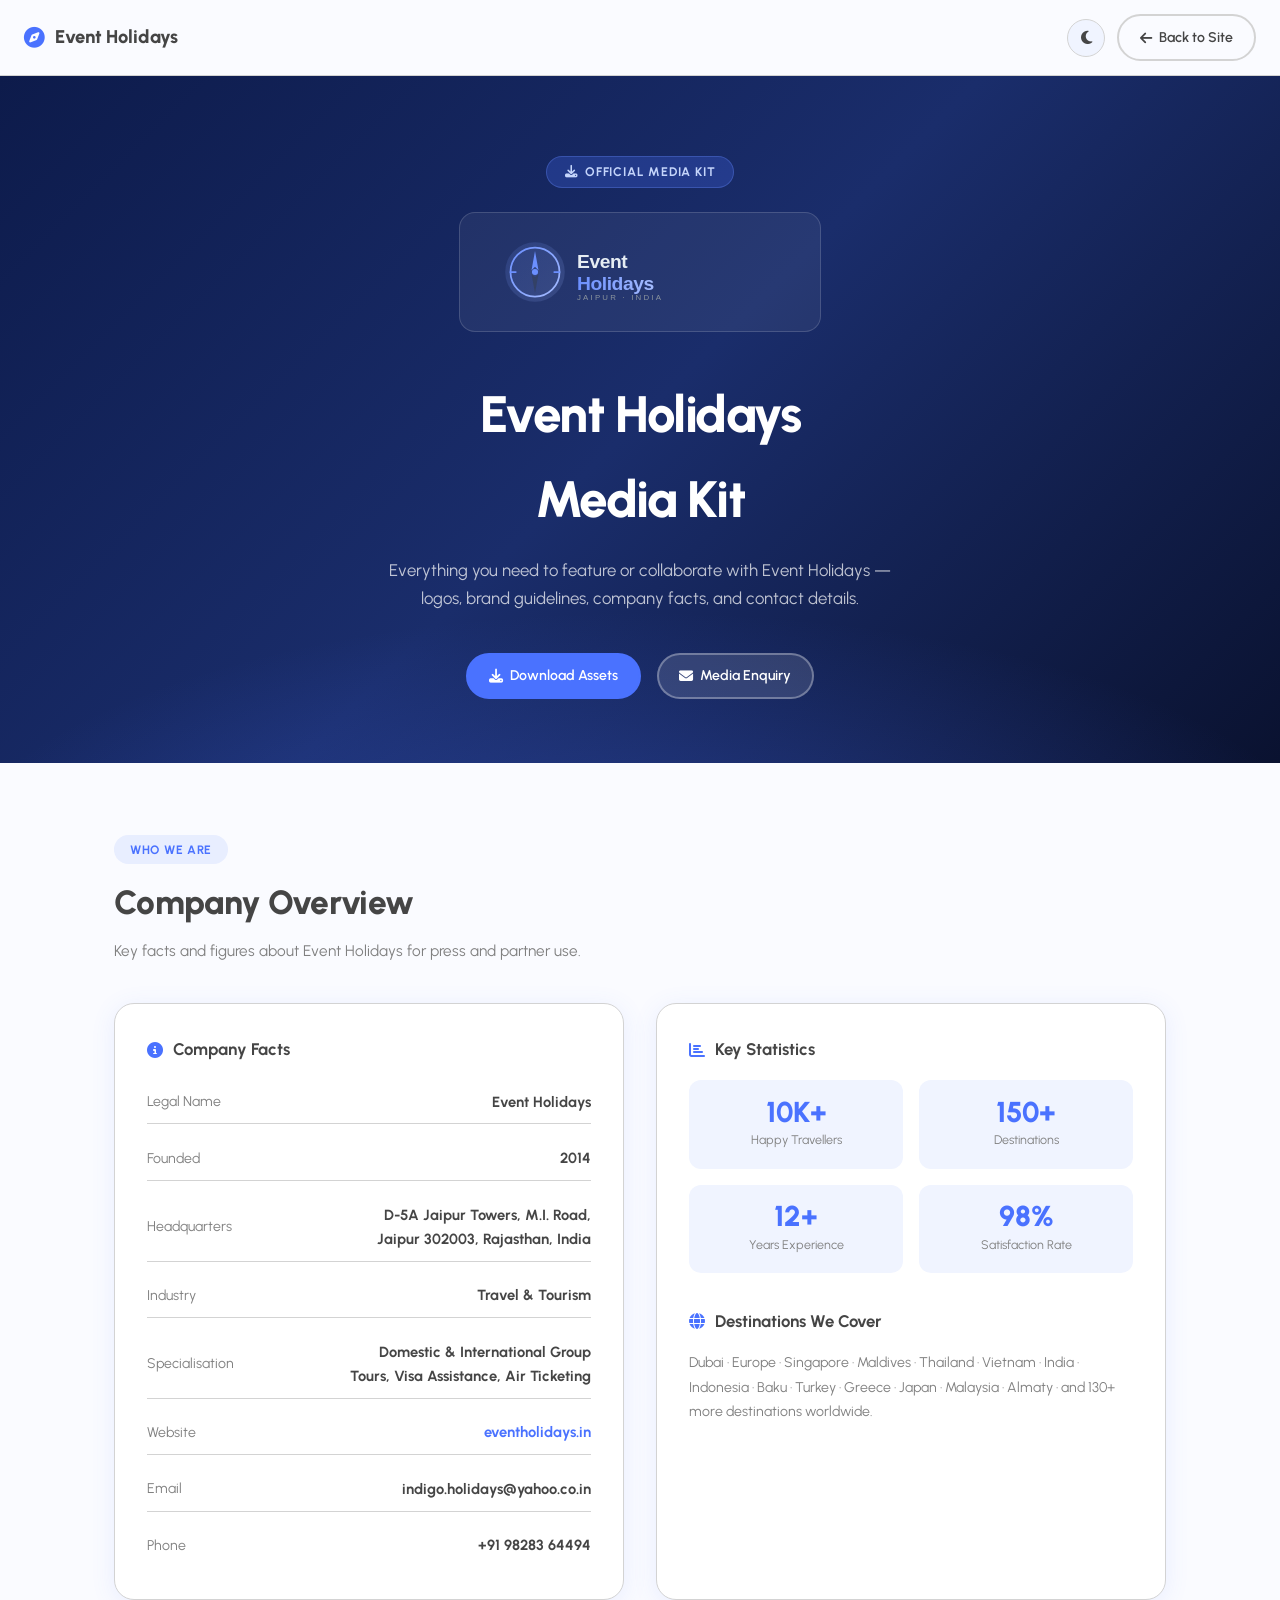
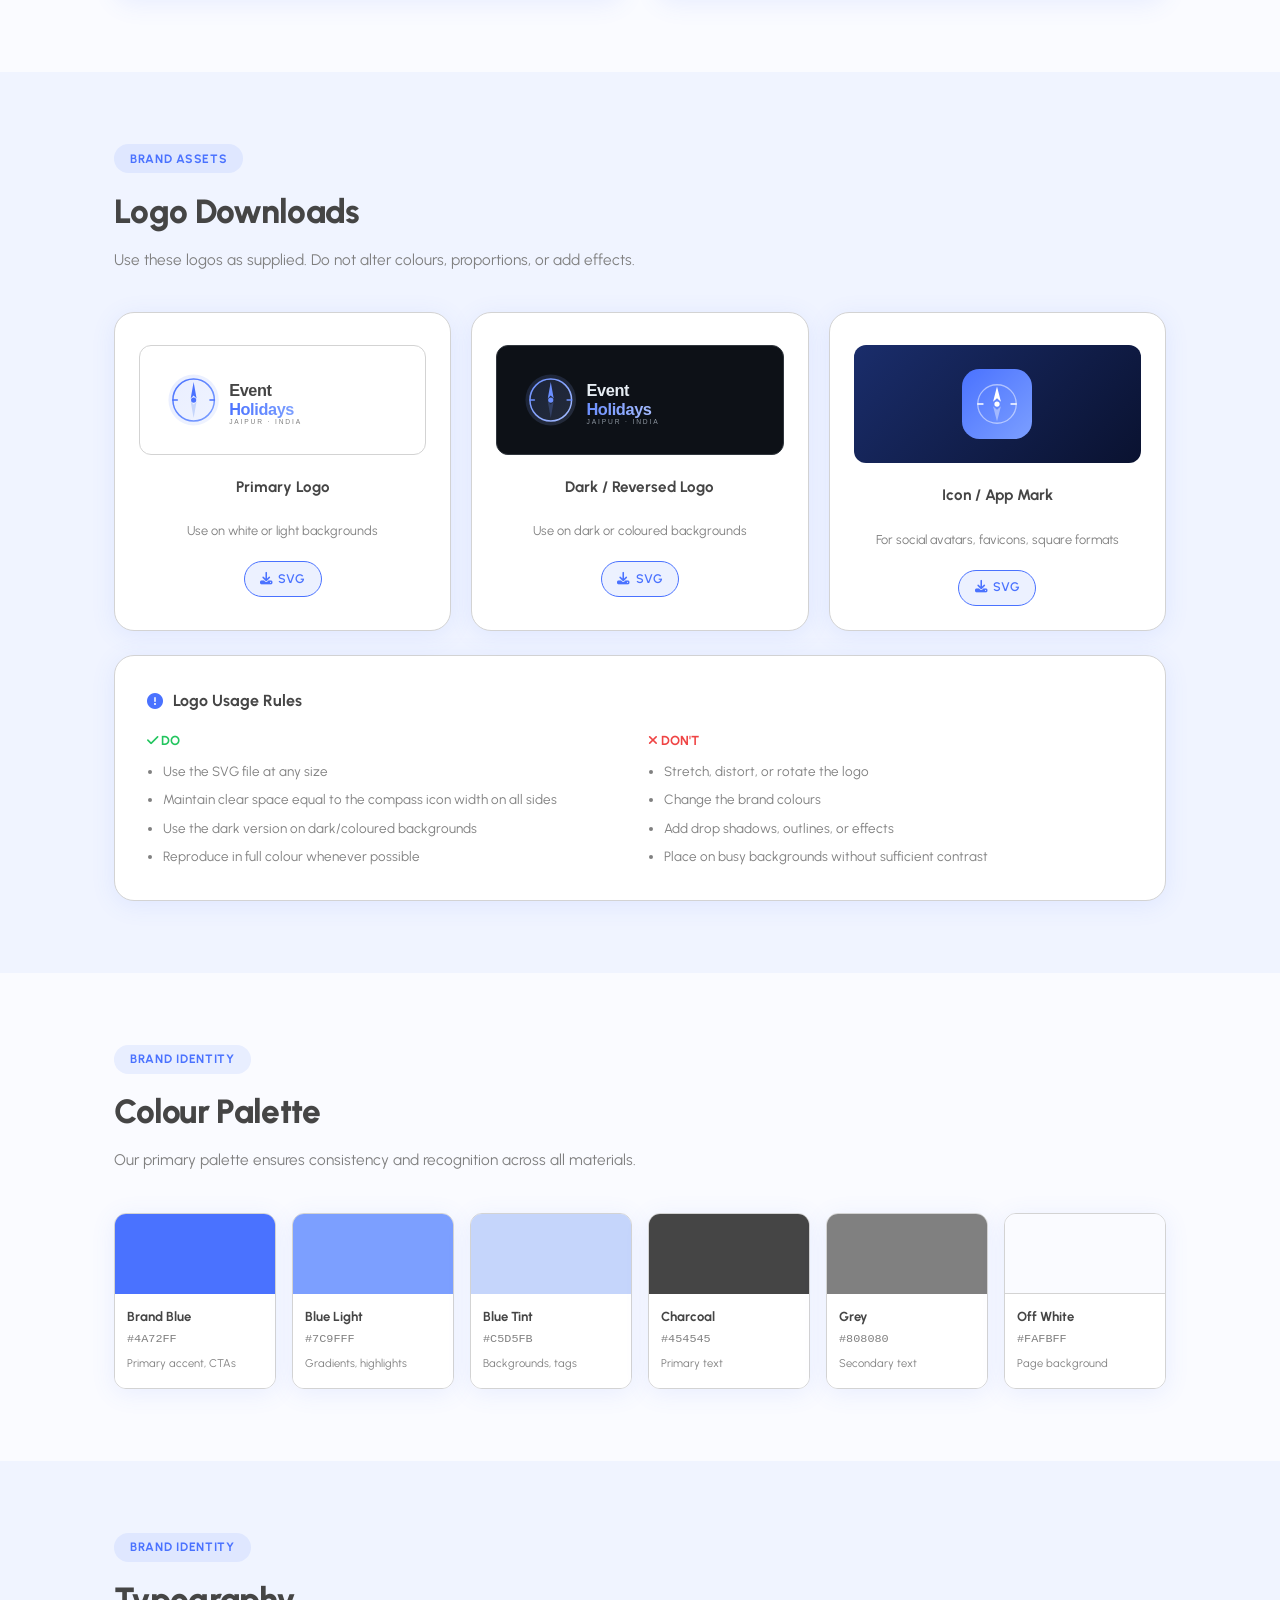
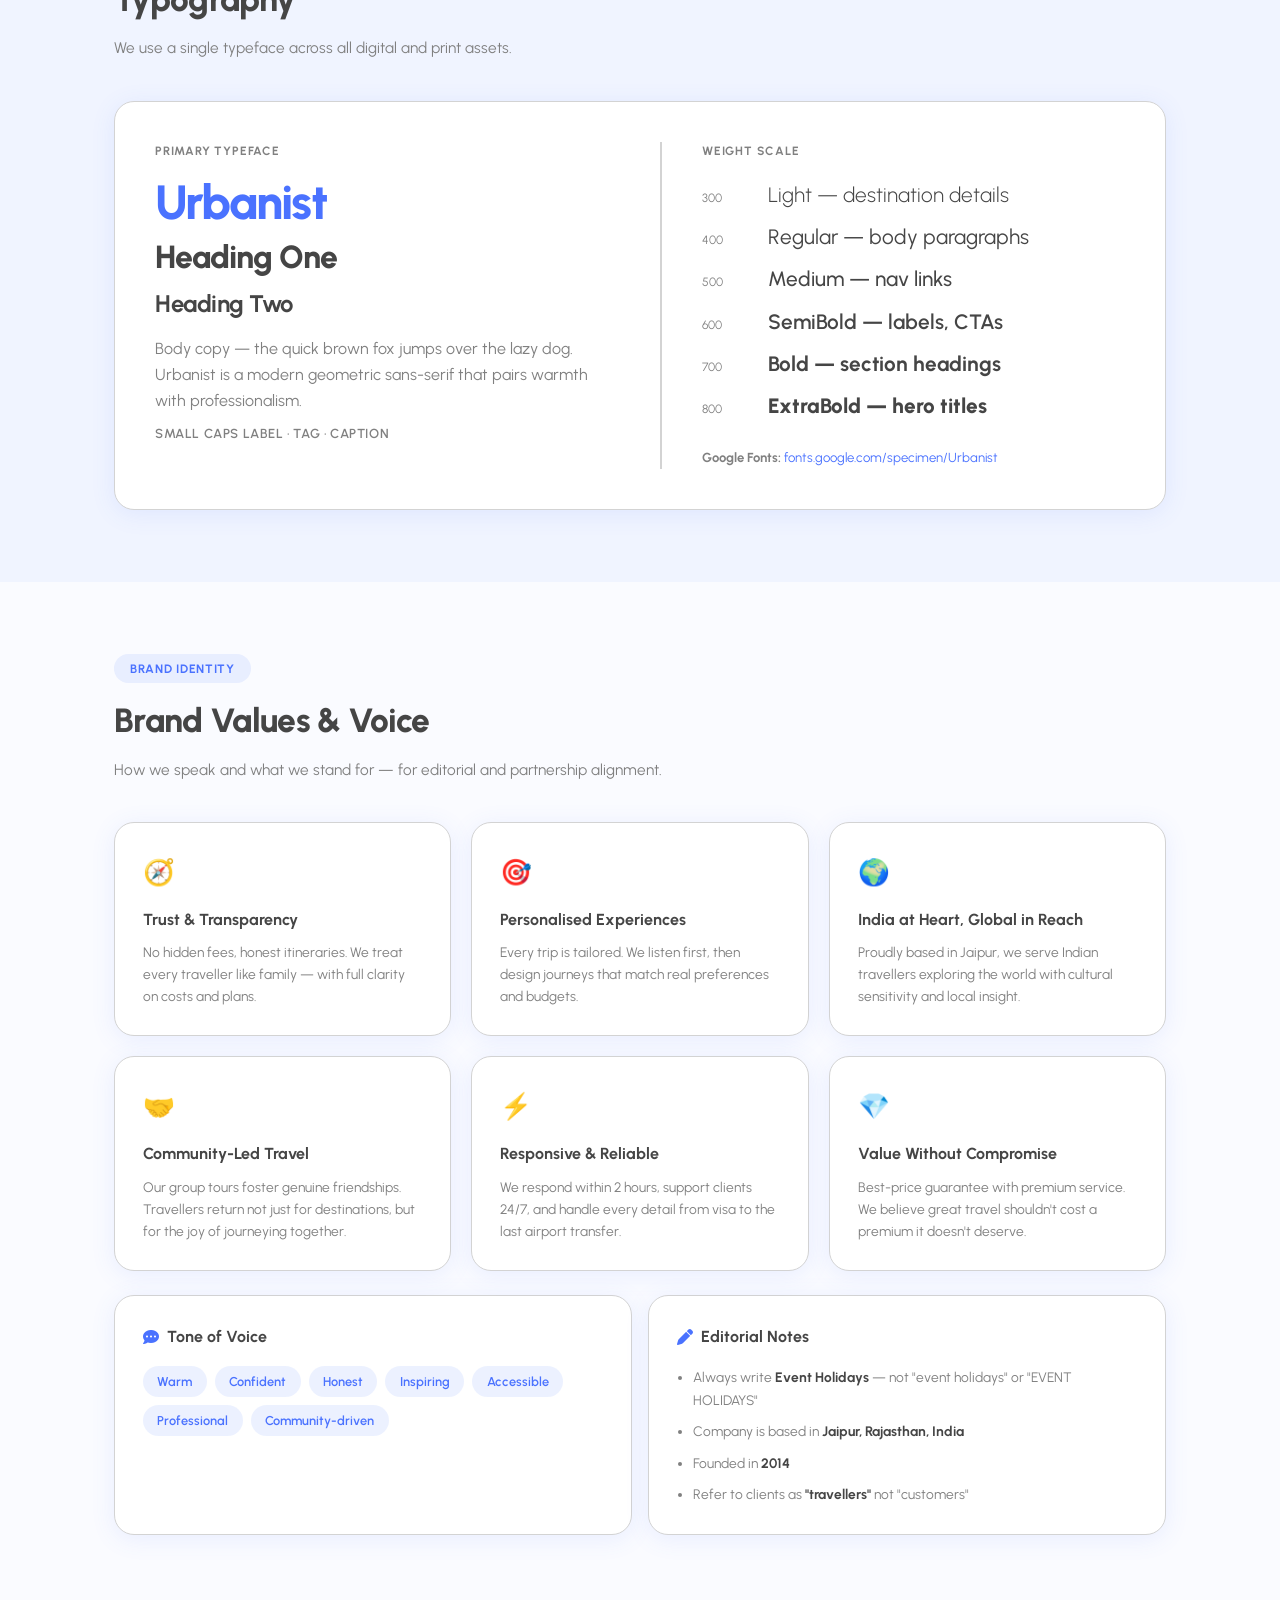
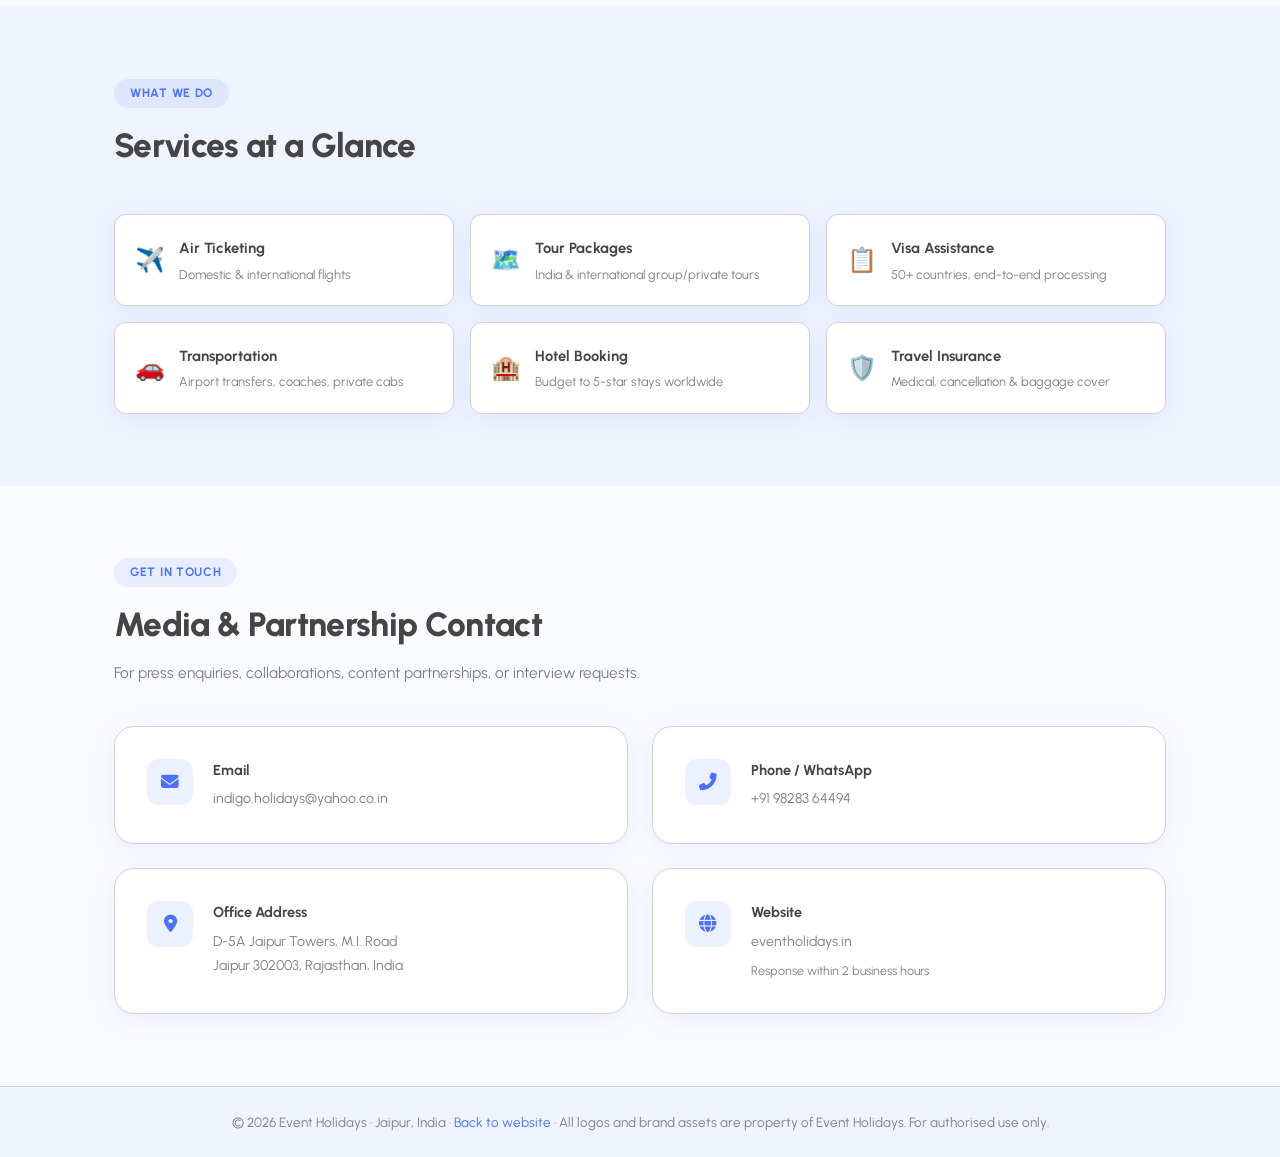
<file: media-kit.html>
<!DOCTYPE html>
<html lang="en" data-theme="light">
<head>
  <meta charset="UTF-8">
  <meta name="viewport" content="width=device-width, initial-scale=1.0">
  <title>Media Kit — Event Holidays</title>
  <meta name="description" content="Official media kit for Event Holidays, Jaipur. Download logos, brand guidelines, and company information.">
  <link rel="preconnect" href="https://fonts.googleapis.com">
  <link rel="preconnect" href="https://fonts.gstatic.com" crossorigin>
  <link href="https://fonts.googleapis.com/css2?family=Urbanist:wght@300;400;500;600;700;800&display=swap" rel="stylesheet">
  <link rel="stylesheet" href="https://cdnjs.cloudflare.com/ajax/libs/font-awesome/6.5.0/css/all.min.css">
  <style>
    /* ── Variables ── */
    :root {
      --bg:         #fafbff;
      --bg2:        #f0f4ff;
      --bg-card:    #ffffff;
      --text:       #454545;
      --text2:      #808080;
      --accent:     #4a72ff;
      --accent-t:   rgba(74,114,255,.1);
      --accent-d:   #3558e6;
      --border:     #d3d3d3;
      --shadow:     0 4px 24px rgba(74,114,255,.1);
      --shadow-lg:  0 16px 60px rgba(74,114,255,.16);
      --radius:     12px;
      --radius-lg:  20px;
      --font:       'Urbanist', -apple-system, sans-serif;
    }
    [data-theme="dark"] {
      --bg:         #0d1117;
      --bg2:        #161b22;
      --bg-card:    #1c2128;
      --text:       #e6edf3;
      --text2:      #8b949e;
      --accent:     #6b8fff;
      --accent-t:   rgba(107,143,255,.12);
      --accent-d:   #4a72ff;
      --border:     #30363d;
      --shadow:     0 4px 24px rgba(0,0,0,.3);
      --shadow-lg:  0 16px 60px rgba(0,0,0,.5);
    }

    *, *::before, *::after { margin:0; padding:0; box-sizing:border-box; }
    html { scroll-behavior:smooth; }
    body {
      font-family: var(--font);
      background: var(--bg);
      color: var(--text);
      line-height: 1.65;
      transition: background .3s, color .3s;
    }
    a { text-decoration:none; color:inherit; }
    img { max-width:100%; display:block; }

    /* ── NAV ── */
    .nav {
      position: sticky; top:0; z-index:100;
      background: rgba(250,251,255,.95);
      backdrop-filter: blur(16px);
      border-bottom: 1px solid var(--border);
      padding: .9rem 1.5rem;
      display: flex; align-items:center; justify-content:space-between; gap:1rem;
    }
    [data-theme="dark"] .nav { background: rgba(13,17,23,.95); }
    .nav-logo {
      display:flex; align-items:center; gap:.6rem;
      font-size:1.15rem; font-weight:800; color:var(--text);
    }
    .nav-logo i { color:var(--accent); font-size:1.3rem; }
    .nav-right { display:flex; align-items:center; gap:.75rem; }
    .btn { display:inline-flex; align-items:center; gap:.45rem; padding:.6rem 1.3rem; border-radius:50px; font-weight:600; font-size:.88rem; transition:all .25s; border:2px solid transparent; cursor:pointer; font-family:var(--font); }
    .btn-primary { background:var(--accent); color:#fff; border-color:var(--accent); }
    .btn-primary:hover { background:var(--accent-d); border-color:var(--accent-d); transform:translateY(-2px); box-shadow:0 8px 24px rgba(74,114,255,.35); }
    .btn-outline { background:transparent; color:var(--text); border-color:var(--border); }
    .btn-outline:hover { border-color:var(--accent); color:var(--accent); }
    .theme-btn {
      width:38px; height:38px; border-radius:50%; border:1.5px solid var(--border);
      background:var(--bg2); color:var(--text); font-size:.95rem;
      display:flex; align-items:center; justify-content:center; cursor:pointer;
      transition:all .25s;
    }
    .theme-btn:hover { background:var(--accent-t); color:var(--accent); border-color:var(--accent); }

    /* ── HERO ── */
    .hero {
      background: linear-gradient(135deg, #0d1b4b 0%, #1a2d6b 50%, #0a1230 100%);
      padding: 5rem 1.5rem 4rem;
      text-align: center;
      position: relative;
      overflow: hidden;
    }
    .hero::before {
      content:'';
      position:absolute; inset:0;
      background: radial-gradient(ellipse 80% 60% at 50% 120%, rgba(74,114,255,.35) 0%, transparent 70%);
    }
    .hero-inner { position:relative; z-index:1; max-width:700px; margin:0 auto; }
    .hero-tag {
      display:inline-block; background:rgba(74,114,255,.25); color:#c5d5fb;
      padding:.3rem 1.1rem; border-radius:50px; font-size:.78rem; font-weight:700;
      letter-spacing:.8px; text-transform:uppercase; margin-bottom:1.5rem; border:1px solid rgba(107,143,255,.3);
    }
    .hero h1 { font-size:clamp(2rem,5vw,3.2rem); font-weight:800; color:#fff; margin-bottom:1rem; letter-spacing:-.03em; }
    .hero p  { color:rgba(255,255,255,.72); font-size:1.05rem; max-width:520px; margin:0 auto 2.5rem; }
    .hero-logo { margin: 0 auto 2.5rem; width:fit-content; background:rgba(255,255,255,.06); border:1px solid rgba(255,255,255,.15); border-radius:16px; padding:1.5rem 2.5rem; }
    .hero-logo img { height:70px; width:auto; }
    .hero-cta { display:flex; gap:1rem; justify-content:center; flex-wrap:wrap; }

    /* ── CONTAINER ── */
    .container { max-width:1100px; margin:0 auto; padding:0 1.5rem; }
    .section { padding:4.5rem 0; }
    .section-alt { background:var(--bg2); }

    /* ── SECTION HEADER ── */
    .sh { margin-bottom:2.5rem; }
    .sh-tag {
      display:inline-block; background:var(--accent-t); color:var(--accent);
      padding:.28rem 1rem; border-radius:50px; font-size:.76rem; font-weight:700;
      letter-spacing:.7px; text-transform:uppercase; margin-bottom:.65rem;
    }
    .sh h2 { font-size:clamp(1.55rem,3vw,2.1rem); font-weight:800; letter-spacing:-.02em; margin-bottom:.5rem; }
    .sh p  { color:var(--text2); font-size:.96rem; max-width:600px; }

    /* ── ABOUT GRID ── */
    .about-grid { display:grid; grid-template-columns:1fr 1fr; gap:2rem; }
    .about-card {
      background:var(--bg-card); border:1.5px solid var(--border);
      border-radius:var(--radius-lg); padding:2rem;
      box-shadow:var(--shadow);
    }
    .about-card h3 { font-size:1.05rem; font-weight:700; margin-bottom:1rem; display:flex; align-items:center; gap:.6rem; }
    .about-card h3 i { color:var(--accent); font-size:1rem; }
    .fact-list { display:flex; flex-direction:column; gap:.75rem; }
    .fact-item { display:flex; justify-content:space-between; align-items:center; padding:.6rem 0; border-bottom:1px solid var(--border); }
    .fact-item:last-child { border:none; }
    .fact-label { font-size:.88rem; color:var(--text2); }
    .fact-value { font-size:.92rem; font-weight:700; color:var(--text); text-align:right; max-width:55%; }
    .stat-row { display:grid; grid-template-columns:repeat(2,1fr); gap:1rem; }
    .stat-box { background:var(--bg2); border-radius:var(--radius); padding:1.1rem; text-align:center; }
    .stat-box .num { font-size:1.8rem; font-weight:800; color:var(--accent); line-height:1; }
    .stat-box .lbl { font-size:.78rem; color:var(--text2); margin-top:.25rem; }

    /* ── LOGO SECTION ── */
    .logo-grid { display:grid; grid-template-columns:repeat(3,1fr); gap:1.25rem; }
    .logo-card {
      background:var(--bg-card); border:1.5px solid var(--border);
      border-radius:var(--radius-lg); padding:2rem 1.5rem 1.5rem;
      box-shadow:var(--shadow); text-align:center;
      display:flex; flex-direction:column; align-items:center; gap:1.25rem;
    }
    .logo-preview {
      width:100%; border-radius:var(--radius); padding:1.5rem;
      display:flex; align-items:center; justify-content:center;
      min-height:100px;
    }
    .logo-preview.light-bg { background:#ffffff; border:1px solid var(--border); }
    .logo-preview.dark-bg  { background:#0d1117; border:1px solid #30363d; }
    .logo-preview.blue-bg  { background:linear-gradient(135deg,#1a2d6b,#0a1230); }
    .logo-preview img, .logo-preview svg { max-height:70px; width:auto; }
    .logo-card h4   { font-size:.95rem; font-weight:700; }
    .logo-card p    { font-size:.8rem; color:var(--text2); }
    .logo-card .btns{ display:flex; gap:.5rem; flex-wrap:wrap; justify-content:center; }
    .dl-btn {
      display:inline-flex; align-items:center; gap:.4rem;
      padding:.42rem .95rem; border-radius:50px; font-size:.78rem; font-weight:600;
      background:var(--accent-t); color:var(--accent); border:1.5px solid var(--accent);
      cursor:pointer; text-decoration:none; transition:all .25s;
    }
    .dl-btn:hover { background:var(--accent); color:#fff; }

    /* ── COLORS ── */
    .colors-grid { display:grid; grid-template-columns:repeat(6,1fr); gap:1rem; }
    .color-swatch {
      border-radius:var(--radius); overflow:hidden;
      box-shadow:var(--shadow); border:1.5px solid var(--border);
    }
    .swatch-block { height:80px; }
    .swatch-info  { background:var(--bg-card); padding:.75rem; }
    .swatch-name  { font-size:.82rem; font-weight:700; display:block; }
    .swatch-hex   { font-size:.74rem; color:var(--text2); display:block; margin-top:.15rem; font-family:monospace; }
    .swatch-use   { font-size:.7rem;  color:var(--text2); margin-top:.2rem; }

    /* ── TYPOGRAPHY ── */
    .type-showcase {
      background:var(--bg-card); border:1.5px solid var(--border);
      border-radius:var(--radius-lg); padding:2.5rem; box-shadow:var(--shadow);
      display:grid; grid-template-columns:1fr 1fr; gap:2.5rem;
    }
    .type-block + .type-block { border-left:2px solid var(--border); padding-left:2.5rem; }
    .type-label { font-size:.75rem; font-weight:700; letter-spacing:.8px; text-transform:uppercase; color:var(--text2); margin-bottom:1rem; }
    .type-sample-xl   { font-size:3rem;  font-weight:800; letter-spacing:-.04em; line-height:1; color:var(--accent); }
    .type-sample-h1   { font-size:2rem;  font-weight:800; letter-spacing:-.03em; line-height:1.2; margin-top:.75rem; }
    .type-sample-h2   { font-size:1.5rem; font-weight:700; letter-spacing:-.02em; margin-top:.5rem; }
    .type-sample-body { font-size:1rem;  font-weight:400; margin-top:.75rem; color:var(--text2); line-height:1.65; }
    .type-sample-sm   { font-size:.82rem; font-weight:600; letter-spacing:.6px; text-transform:uppercase; margin-top:.5rem; color:var(--text2); }
    .weight-row { display:flex; flex-direction:column; gap:.5rem; margin-top:.5rem; }
    .weight-item { display:flex; align-items:baseline; gap:1rem; }
    .weight-item span:first-child { font-size:.75rem; color:var(--text2); min-width:50px; }
    .weight-item span:last-child  { font-size:1.1rem; }

    /* ── VOICE / BRAND VALUES ── */
    .values-grid { display:grid; grid-template-columns:repeat(3,1fr); gap:1.25rem; }
    .value-card {
      background:var(--bg-card); border:1.5px solid var(--border);
      border-radius:var(--radius-lg); padding:1.75rem;
      box-shadow:var(--shadow); position:relative; overflow:hidden;
    }
    .value-card::before {
      content:''; position:absolute; top:0; left:0; right:0; height:3px;
      background:var(--accent); transform:scaleX(0); transform-origin:left; transition:.3s;
    }
    .value-card:hover::before { transform:scaleX(1); }
    .value-card:hover { transform:translateY(-4px); box-shadow:var(--shadow-lg); }
    .value-icon { font-size:1.6rem; margin-bottom:.85rem; }
    .value-card h4 { font-size:1rem; font-weight:700; margin-bottom:.5rem; }
    .value-card p  { font-size:.86rem; color:var(--text2); line-height:1.6; }

    /* ── CONTACT ── */
    .media-contact {
      display:grid; grid-template-columns:1fr 1fr; gap:1.5rem;
    }
    .mc-card {
      background:var(--bg-card); border:1.5px solid var(--border);
      border-radius:var(--radius-lg); padding:2rem;
      display:flex; align-items:flex-start; gap:1.25rem;
      box-shadow:var(--shadow);
    }
    .mc-icon {
      width:46px; height:46px; border-radius:12px;
      background:var(--accent-t); display:flex; align-items:center;
      justify-content:center; color:var(--accent); font-size:1.1rem; flex-shrink:0;
    }
    .mc-card strong { display:block; font-size:.9rem; margin-bottom:.3rem; }
    .mc-card a, .mc-card span { display:block; color:var(--text2); font-size:.88rem; line-height:1.7; }
    .mc-card a:hover { color:var(--accent); }

    /* ── FOOTER ── */
    .mk-footer {
      background:var(--bg2); border-top:1.5px solid var(--border);
      padding:1.5rem; text-align:center;
    }
    .mk-footer p { color:var(--text2); font-size:.84rem; }
    .mk-footer a { color:var(--accent); }

    /* ── RESPONSIVE ── */
    @media(max-width:900px) {
      .about-grid   { grid-template-columns:1fr; }
      .logo-grid    { grid-template-columns:1fr 1fr; }
      .colors-grid  { grid-template-columns:repeat(3,1fr); }
      .values-grid  { grid-template-columns:1fr 1fr; }
      .media-contact{ grid-template-columns:1fr; }
      .type-showcase{ grid-template-columns:1fr; }
      .type-block + .type-block { border-left:none; padding-left:0; border-top:2px solid var(--border); padding-top:2rem; }
    }
    @media(max-width:600px) {
      .hero { padding:3.5rem 1rem 3rem; }
      .logo-grid   { grid-template-columns:1fr; }
      .colors-grid { grid-template-columns:repeat(2,1fr); }
      .values-grid { grid-template-columns:1fr; }
      .stat-row    { grid-template-columns:repeat(2,1fr); }
      .hero-cta    { flex-direction:column; align-items:center; }
      .btn         { width:100%; justify-content:center; }
    }
  </style>
</head>
<body>

  <!-- NAV -->
  <nav class="nav">
    <a href="index.html" class="nav-logo">
      <i class="fas fa-compass"></i>
      <span>Event Holidays</span>
    </a>
    <div class="nav-right">
      <button class="theme-btn" id="themeBtn" aria-label="Toggle theme">
        <i class="fas fa-moon" id="themeIcon"></i>
      </button>
      <a href="index.html" class="btn btn-outline"><i class="fas fa-arrow-left"></i> Back to Site</a>
    </div>
  </nav>

  <!-- HERO -->
  <div class="hero">
    <div class="hero-inner">
      <span class="hero-tag"><i class="fas fa-download"></i> &nbsp;Official Media Kit</span>
      <div class="hero-logo">
        <img src="logo-dark.svg" alt="Event Holidays Logo" height="70">
      </div>
      <h1>Event Holidays<br>Media Kit</h1>
      <p>Everything you need to feature or collaborate with Event Holidays — logos, brand guidelines, company facts, and contact details.</p>
      <div class="hero-cta">
        <a href="#logos" class="btn btn-primary"><i class="fas fa-download"></i> Download Assets</a>
        <a href="#contact" class="btn" style="background:rgba(255,255,255,.12);color:#fff;border-color:rgba(255,255,255,.3)"><i class="fas fa-envelope"></i> Media Enquiry</a>
      </div>
    </div>
  </div>

  <!-- ── ABOUT ── -->
  <section class="section" id="about">
    <div class="container">
      <div class="sh">
        <span class="sh-tag">Who We Are</span>
        <h2>Company Overview</h2>
        <p>Key facts and figures about Event Holidays for press and partner use.</p>
      </div>
      <div class="about-grid">
        <div class="about-card">
          <h3><i class="fas fa-info-circle"></i> Company Facts</h3>
          <div class="fact-list">
            <div class="fact-item"><span class="fact-label">Legal Name</span><span class="fact-value">Event Holidays</span></div>
            <div class="fact-item"><span class="fact-label">Founded</span><span class="fact-value">2014</span></div>
            <div class="fact-item"><span class="fact-label">Headquarters</span><span class="fact-value">D-5A Jaipur Towers, M.I. Road, Jaipur 302003, Rajasthan, India</span></div>
            <div class="fact-item"><span class="fact-label">Industry</span><span class="fact-value">Travel & Tourism</span></div>
            <div class="fact-item"><span class="fact-label">Specialisation</span><span class="fact-value">Domestic & International Group Tours, Visa Assistance, Air Ticketing</span></div>
            <div class="fact-item"><span class="fact-label">Website</span><span class="fact-value"><a href="https://eventholidays.in" style="color:var(--accent)">eventholidays.in</a></span></div>
            <div class="fact-item"><span class="fact-label">Email</span><span class="fact-value">indigo.holidays@yahoo.co.in</span></div>
            <div class="fact-item"><span class="fact-label">Phone</span><span class="fact-value">+91 98283 64494</span></div>
          </div>
        </div>
        <div class="about-card">
          <h3><i class="fas fa-chart-bar"></i> Key Statistics</h3>
          <div class="stat-row">
            <div class="stat-box"><div class="num">10K+</div><div class="lbl">Happy Travellers</div></div>
            <div class="stat-box"><div class="num">150+</div><div class="lbl">Destinations</div></div>
            <div class="stat-box"><div class="num">12+</div><div class="lbl">Years Experience</div></div>
            <div class="stat-box"><div class="num">98%</div><div class="lbl">Satisfaction Rate</div></div>
          </div>
          <br>
          <h3 style="margin-top:.5rem"><i class="fas fa-globe"></i> Destinations We Cover</h3>
          <p style="font-size:.88rem;color:var(--text2);line-height:1.75;margin-top:.75rem">
            Dubai · Europe · Singapore · Maldives · Thailand · Vietnam · India · Indonesia · Baku · Turkey · Greece · Japan · Malaysia · Almaty · and 130+ more destinations worldwide.
          </p>
        </div>
      </div>
    </div>
  </section>

  <!-- ── LOGOS ── -->
  <section class="section section-alt" id="logos">
    <div class="container">
      <div class="sh">
        <span class="sh-tag">Brand Assets</span>
        <h2>Logo Downloads</h2>
        <p>Use these logos as supplied. Do not alter colours, proportions, or add effects.</p>
      </div>
      <div class="logo-grid">

        <!-- Primary (light bg) -->
        <div class="logo-card">
          <div class="logo-preview light-bg">
            <img src="logo.svg" alt="Event Holidays Logo – Light">
          </div>
          <h4>Primary Logo</h4>
          <p>Use on white or light backgrounds</p>
          <div class="btns">
            <a href="logo.svg" download class="dl-btn"><i class="fas fa-download"></i> SVG</a>
          </div>
        </div>

        <!-- Dark version -->
        <div class="logo-card">
          <div class="logo-preview dark-bg">
            <img src="logo-dark.svg" alt="Event Holidays Logo – Dark">
          </div>
          <h4>Dark / Reversed Logo</h4>
          <p>Use on dark or coloured backgrounds</p>
          <div class="btns">
            <a href="logo-dark.svg" download class="dl-btn"><i class="fas fa-download"></i> SVG</a>
          </div>
        </div>

        <!-- Icon -->
        <div class="logo-card">
          <div class="logo-preview blue-bg">
            <img src="logo-icon.svg" alt="Event Holidays Icon">
          </div>
          <h4>Icon / App Mark</h4>
          <p>For social avatars, favicons, square formats</p>
          <div class="btns">
            <a href="logo-icon.svg" download class="dl-btn"><i class="fas fa-download"></i> SVG</a>
          </div>
        </div>

      </div>

      <!-- Usage rules -->
      <div style="background:var(--bg-card);border:1.5px solid var(--border);border-radius:var(--radius-lg);padding:2rem;margin-top:1.5rem;box-shadow:var(--shadow)">
        <h3 style="font-size:1rem;margin-bottom:1rem;display:flex;align-items:center;gap:.6rem">
          <i class="fas fa-exclamation-circle" style="color:var(--accent)"></i> Logo Usage Rules
        </h3>
        <div style="display:grid;grid-template-columns:1fr 1fr;gap:1rem">
          <div>
            <p style="font-size:.82rem;font-weight:700;color:#22c55e;margin-bottom:.5rem"><i class="fas fa-check"></i> DO</p>
            <ul style="font-size:.84rem;color:var(--text2);display:flex;flex-direction:column;gap:.4rem;padding-left:1rem">
              <li>Use the SVG file at any size</li>
              <li>Maintain clear space equal to the compass icon width on all sides</li>
              <li>Use the dark version on dark/coloured backgrounds</li>
              <li>Reproduce in full colour whenever possible</li>
            </ul>
          </div>
          <div>
            <p style="font-size:.82rem;font-weight:700;color:#ef4444;margin-bottom:.5rem"><i class="fas fa-times"></i> DON'T</p>
            <ul style="font-size:.84rem;color:var(--text2);display:flex;flex-direction:column;gap:.4rem;padding-left:1rem">
              <li>Stretch, distort, or rotate the logo</li>
              <li>Change the brand colours</li>
              <li>Add drop shadows, outlines, or effects</li>
              <li>Place on busy backgrounds without sufficient contrast</li>
            </ul>
          </div>
        </div>
      </div>
    </div>
  </section>

  <!-- ── COLOURS ── -->
  <section class="section" id="colors">
    <div class="container">
      <div class="sh">
        <span class="sh-tag">Brand Identity</span>
        <h2>Colour Palette</h2>
        <p>Our primary palette ensures consistency and recognition across all materials.</p>
      </div>
      <div class="colors-grid">
        <div class="color-swatch">
          <div class="swatch-block" style="background:#4a72ff"></div>
          <div class="swatch-info">
            <span class="swatch-name">Brand Blue</span>
            <span class="swatch-hex">#4A72FF</span>
            <span class="swatch-use">Primary accent, CTAs</span>
          </div>
        </div>
        <div class="color-swatch">
          <div class="swatch-block" style="background:#7c9fff"></div>
          <div class="swatch-info">
            <span class="swatch-name">Blue Light</span>
            <span class="swatch-hex">#7C9FFF</span>
            <span class="swatch-use">Gradients, highlights</span>
          </div>
        </div>
        <div class="color-swatch">
          <div class="swatch-block" style="background:#c5d5fb"></div>
          <div class="swatch-info">
            <span class="swatch-name">Blue Tint</span>
            <span class="swatch-hex">#C5D5FB</span>
            <span class="swatch-use">Backgrounds, tags</span>
          </div>
        </div>
        <div class="color-swatch">
          <div class="swatch-block" style="background:#454545"></div>
          <div class="swatch-info">
            <span class="swatch-name">Charcoal</span>
            <span class="swatch-hex">#454545</span>
            <span class="swatch-use">Primary text</span>
          </div>
        </div>
        <div class="color-swatch">
          <div class="swatch-block" style="background:#808080"></div>
          <div class="swatch-info">
            <span class="swatch-name">Grey</span>
            <span class="swatch-hex">#808080</span>
            <span class="swatch-use">Secondary text</span>
          </div>
        </div>
        <div class="color-swatch">
          <div class="swatch-block" style="background:#fafbff;border-bottom:1px solid #d3d3d3"></div>
          <div class="swatch-info">
            <span class="swatch-name">Off White</span>
            <span class="swatch-hex">#FAFBFF</span>
            <span class="swatch-use">Page background</span>
          </div>
        </div>
      </div>
    </div>
  </section>

  <!-- ── TYPOGRAPHY ── -->
  <section class="section section-alt" id="typography">
    <div class="container">
      <div class="sh">
        <span class="sh-tag">Brand Identity</span>
        <h2>Typography</h2>
        <p>We use a single typeface across all digital and print assets.</p>
      </div>
      <div class="type-showcase">
        <div class="type-block">
          <p class="type-label">Primary Typeface</p>
          <div class="type-sample-xl">Urbanist</div>
          <div class="type-sample-h1">Heading One</div>
          <div class="type-sample-h2">Heading Two</div>
          <div class="type-sample-body">Body copy — the quick brown fox jumps over the lazy dog. Urbanist is a modern geometric sans-serif that pairs warmth with professionalism.</div>
          <div class="type-sample-sm">Small caps label · Tag · Caption</div>
        </div>
        <div class="type-block">
          <p class="type-label">Weight Scale</p>
          <div class="weight-row">
            <div class="weight-item"><span>300</span><span style="font-weight:300;font-size:1.3rem">Light — destination details</span></div>
            <div class="weight-item"><span>400</span><span style="font-weight:400;font-size:1.3rem">Regular — body paragraphs</span></div>
            <div class="weight-item"><span>500</span><span style="font-weight:500;font-size:1.3rem">Medium — nav links</span></div>
            <div class="weight-item"><span>600</span><span style="font-weight:600;font-size:1.3rem">SemiBold — labels, CTAs</span></div>
            <div class="weight-item"><span>700</span><span style="font-weight:700;font-size:1.3rem">Bold — section headings</span></div>
            <div class="weight-item"><span>800</span><span style="font-weight:800;font-size:1.3rem">ExtraBold — hero titles</span></div>
          </div>
          <p style="margin-top:1.5rem;font-size:.82rem;color:var(--text2)">
            <strong>Google Fonts:</strong> <a href="https://fonts.google.com/specimen/Urbanist" target="_blank" rel="noopener" style="color:var(--accent)">fonts.google.com/specimen/Urbanist</a>
          </p>
        </div>
      </div>
    </div>
  </section>

  <!-- ── BRAND VOICE ── -->
  <section class="section" id="voice">
    <div class="container">
      <div class="sh">
        <span class="sh-tag">Brand Identity</span>
        <h2>Brand Values & Voice</h2>
        <p>How we speak and what we stand for — for editorial and partnership alignment.</p>
      </div>
      <div class="values-grid">
        <div class="value-card">
          <div class="value-icon">🧭</div>
          <h4>Trust & Transparency</h4>
          <p>No hidden fees, honest itineraries. We treat every traveller like family — with full clarity on costs and plans.</p>
        </div>
        <div class="value-card">
          <div class="value-icon">🎯</div>
          <h4>Personalised Experiences</h4>
          <p>Every trip is tailored. We listen first, then design journeys that match real preferences and budgets.</p>
        </div>
        <div class="value-card">
          <div class="value-icon">🌍</div>
          <h4>India at Heart, Global in Reach</h4>
          <p>Proudly based in Jaipur, we serve Indian travellers exploring the world with cultural sensitivity and local insight.</p>
        </div>
        <div class="value-card">
          <div class="value-icon">🤝</div>
          <h4>Community-Led Travel</h4>
          <p>Our group tours foster genuine friendships. Travellers return not just for destinations, but for the joy of journeying together.</p>
        </div>
        <div class="value-card">
          <div class="value-icon">⚡</div>
          <h4>Responsive & Reliable</h4>
          <p>We respond within 2 hours, support clients 24/7, and handle every detail from visa to the last airport transfer.</p>
        </div>
        <div class="value-card">
          <div class="value-icon">💎</div>
          <h4>Value Without Compromise</h4>
          <p>Best-price guarantee with premium service. We believe great travel shouldn't cost a premium it doesn't deserve.</p>
        </div>
      </div>
      <!-- Brand voice tone -->
      <div style="display:grid;grid-template-columns:1fr 1fr;gap:1rem;margin-top:1.5rem">
        <div style="background:var(--bg-card);border:1.5px solid var(--border);border-radius:var(--radius-lg);padding:1.75rem;box-shadow:var(--shadow)">
          <h4 style="margin-bottom:1rem;display:flex;align-items:center;gap:.5rem"><i class="fas fa-comment-dots" style="color:var(--accent)"></i> Tone of Voice</h4>
          <div style="display:flex;flex-wrap:wrap;gap:.5rem">
            <span style="padding:.3rem .9rem;border-radius:50px;background:var(--accent-t);color:var(--accent);font-size:.8rem;font-weight:600">Warm</span>
            <span style="padding:.3rem .9rem;border-radius:50px;background:var(--accent-t);color:var(--accent);font-size:.8rem;font-weight:600">Confident</span>
            <span style="padding:.3rem .9rem;border-radius:50px;background:var(--accent-t);color:var(--accent);font-size:.8rem;font-weight:600">Honest</span>
            <span style="padding:.3rem .9rem;border-radius:50px;background:var(--accent-t);color:var(--accent);font-size:.8rem;font-weight:600">Inspiring</span>
            <span style="padding:.3rem .9rem;border-radius:50px;background:var(--accent-t);color:var(--accent);font-size:.8rem;font-weight:600">Accessible</span>
            <span style="padding:.3rem .9rem;border-radius:50px;background:var(--accent-t);color:var(--accent);font-size:.8rem;font-weight:600">Professional</span>
            <span style="padding:.3rem .9rem;border-radius:50px;background:var(--accent-t);color:var(--accent);font-size:.8rem;font-weight:600">Community-driven</span>
          </div>
        </div>
        <div style="background:var(--bg-card);border:1.5px solid var(--border);border-radius:var(--radius-lg);padding:1.75rem;box-shadow:var(--shadow)">
          <h4 style="margin-bottom:1rem;display:flex;align-items:center;gap:.5rem"><i class="fas fa-pen" style="color:var(--accent)"></i> Editorial Notes</h4>
          <ul style="font-size:.86rem;color:var(--text2);display:flex;flex-direction:column;gap:.55rem;padding-left:1rem">
            <li>Always write <strong style="color:var(--text)">Event Holidays</strong> — not "event holidays" or "EVENT HOLIDAYS"</li>
            <li>Company is based in <strong style="color:var(--text)">Jaipur, Rajasthan, India</strong></li>
            <li>Founded in <strong style="color:var(--text)">2014</strong></li>
            <li>Refer to clients as <strong style="color:var(--text)">"travellers"</strong> not "customers"</li>
          </ul>
        </div>
      </div>
    </div>
  </section>

  <!-- ── SERVICES SUMMARY ── -->
  <section class="section section-alt">
    <div class="container">
      <div class="sh">
        <span class="sh-tag">What We Do</span>
        <h2>Services at a Glance</h2>
      </div>
      <div style="display:grid;grid-template-columns:repeat(3,1fr);gap:1rem">
        <div style="background:var(--bg-card);border:1.5px solid var(--border);border-radius:var(--radius);padding:1.25rem;box-shadow:var(--shadow);display:flex;align-items:center;gap:.85rem">
          <span style="font-size:1.5rem">✈️</span>
          <div><strong style="font-size:.92rem">Air Ticketing</strong><p style="font-size:.8rem;color:var(--text2);margin-top:.15rem">Domestic & international flights</p></div>
        </div>
        <div style="background:var(--bg-card);border:1.5px solid var(--border);border-radius:var(--radius);padding:1.25rem;box-shadow:var(--shadow);display:flex;align-items:center;gap:.85rem">
          <span style="font-size:1.5rem">🗺️</span>
          <div><strong style="font-size:.92rem">Tour Packages</strong><p style="font-size:.8rem;color:var(--text2);margin-top:.15rem">India & international group/private tours</p></div>
        </div>
        <div style="background:var(--bg-card);border:1.5px solid var(--border);border-radius:var(--radius);padding:1.25rem;box-shadow:var(--shadow);display:flex;align-items:center;gap:.85rem">
          <span style="font-size:1.5rem">📋</span>
          <div><strong style="font-size:.92rem">Visa Assistance</strong><p style="font-size:.8rem;color:var(--text2);margin-top:.15rem">50+ countries, end-to-end processing</p></div>
        </div>
        <div style="background:var(--bg-card);border:1.5px solid var(--border);border-radius:var(--radius);padding:1.25rem;box-shadow:var(--shadow);display:flex;align-items:center;gap:.85rem">
          <span style="font-size:1.5rem">🚗</span>
          <div><strong style="font-size:.92rem">Transportation</strong><p style="font-size:.8rem;color:var(--text2);margin-top:.15rem">Airport transfers, coaches, private cabs</p></div>
        </div>
        <div style="background:var(--bg-card);border:1.5px solid var(--border);border-radius:var(--radius);padding:1.25rem;box-shadow:var(--shadow);display:flex;align-items:center;gap:.85rem">
          <span style="font-size:1.5rem">🏨</span>
          <div><strong style="font-size:.92rem">Hotel Booking</strong><p style="font-size:.8rem;color:var(--text2);margin-top:.15rem">Budget to 5-star stays worldwide</p></div>
        </div>
        <div style="background:var(--bg-card);border:1.5px solid var(--border);border-radius:var(--radius);padding:1.25rem;box-shadow:var(--shadow);display:flex;align-items:center;gap:.85rem">
          <span style="font-size:1.5rem">🛡️</span>
          <div><strong style="font-size:.92rem">Travel Insurance</strong><p style="font-size:.8rem;color:var(--text2);margin-top:.15rem">Medical, cancellation & baggage cover</p></div>
        </div>
      </div>
    </div>
  </section>

  <!-- ── MEDIA CONTACT ── -->
  <section class="section" id="contact">
    <div class="container">
      <div class="sh">
        <span class="sh-tag">Get in Touch</span>
        <h2>Media & Partnership Contact</h2>
        <p>For press enquiries, collaborations, content partnerships, or interview requests.</p>
      </div>
      <div class="media-contact">
        <div class="mc-card">
          <div class="mc-icon"><i class="fas fa-envelope"></i></div>
          <div>
            <strong>Email</strong>
            <a href="mailto:indigo.holidays@yahoo.co.in">indigo.holidays@yahoo.co.in</a>
          </div>
        </div>
        <div class="mc-card">
          <div class="mc-icon"><i class="fas fa-phone-alt"></i></div>
          <div>
            <strong>Phone / WhatsApp</strong>
            <a href="https://wa.me/919828364494">+91 98283 64494</a>
          </div>
        </div>
        <div class="mc-card">
          <div class="mc-icon"><i class="fas fa-map-marker-alt"></i></div>
          <div>
            <strong>Office Address</strong>
            <span>D-5A Jaipur Towers, M.I. Road</span>
            <span>Jaipur 302003, Rajasthan, India</span>
          </div>
        </div>
        <div class="mc-card">
          <div class="mc-icon"><i class="fas fa-globe"></i></div>
          <div>
            <strong>Website</strong>
            <a href="https://eventholidays.in">eventholidays.in</a>
            <span style="margin-top:.4rem;font-size:.78rem">Response within 2 business hours</span>
          </div>
        </div>
      </div>
    </div>
  </section>

  <!-- FOOTER -->
  <div class="mk-footer">
    <p>© 2026 Event Holidays · Jaipur, India · <a href="index.html">Back to website</a> · All logos and brand assets are property of Event Holidays. For authorised use only.</p>
  </div>

  <script>
    const btn  = document.getElementById('themeBtn');
    const icon = document.getElementById('themeIcon');
    const html = document.documentElement;
    const saved = localStorage.getItem('ht-theme') || 'light';
    html.setAttribute('data-theme', saved);
    icon.className = saved === 'dark' ? 'fas fa-sun' : 'fas fa-moon';
    btn.addEventListener('click', () => {
      const next = html.getAttribute('data-theme') === 'light' ? 'dark' : 'light';
      html.setAttribute('data-theme', next);
      localStorage.setItem('ht-theme', next);
      icon.className = next === 'dark' ? 'fas fa-sun' : 'fas fa-moon';
    });
  </script>
</body>
</html>
</file>
